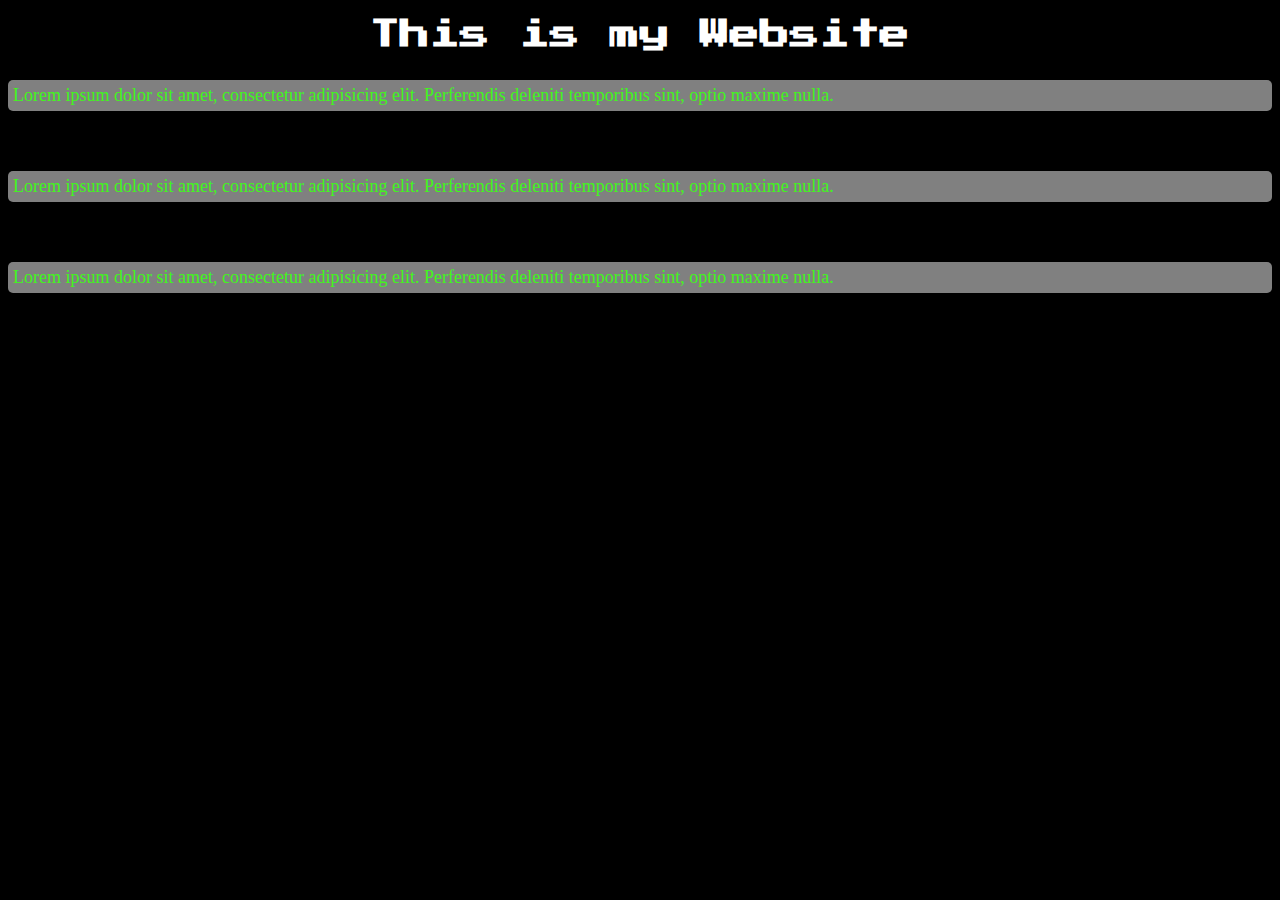
<file: 1_Recall/index.html>
<!DOCTYPE html>
<html lang="en">
  <head>
    <meta charset="UTF-8" />
    <meta name="viewport" content="width=device-width, initial-scale=1.0" />

    <!-- External -->
    <link rel="preconnect" href="https://fonts.googleapis.com" />
    <link rel="preconnect" href="https://fonts.gstatic.com" crossorigin />
    <link
      href="https://fonts.googleapis.com/css2?family=Press+Start+2P&display=swap"
      rel="stylesheet"
    />
    <link rel="stylesheet" href="style.css" />
    <title>Re-learn CSS</title>

    <!-- Internal -->
    <style>
      body {
        font-family: "press Start 2p", serif, sans-serif;
      }
    </style>
  </head>

  <!-- Inline -->
  <body style="background-color: #000">
    <h1>This is my Website</h1>

    <p style="background-color: gray">
      Lorem ipsum dolor sit amet, consectetur adipisicing elit. Perferendis
      deleniti temporibus sint, optio maxime nulla.
    </p>
    <p style="background-color: gray">
      Lorem ipsum dolor sit amet, consectetur adipisicing elit. Perferendis
      deleniti temporibus sint, optio maxime nulla.
    </p>
    <p style="background-color: gray">
      Lorem ipsum dolor sit amet, consectetur adipisicing elit. Perferendis
      deleniti temporibus sint, optio maxime nulla.
    </p>
  </body>
</html>
</file>
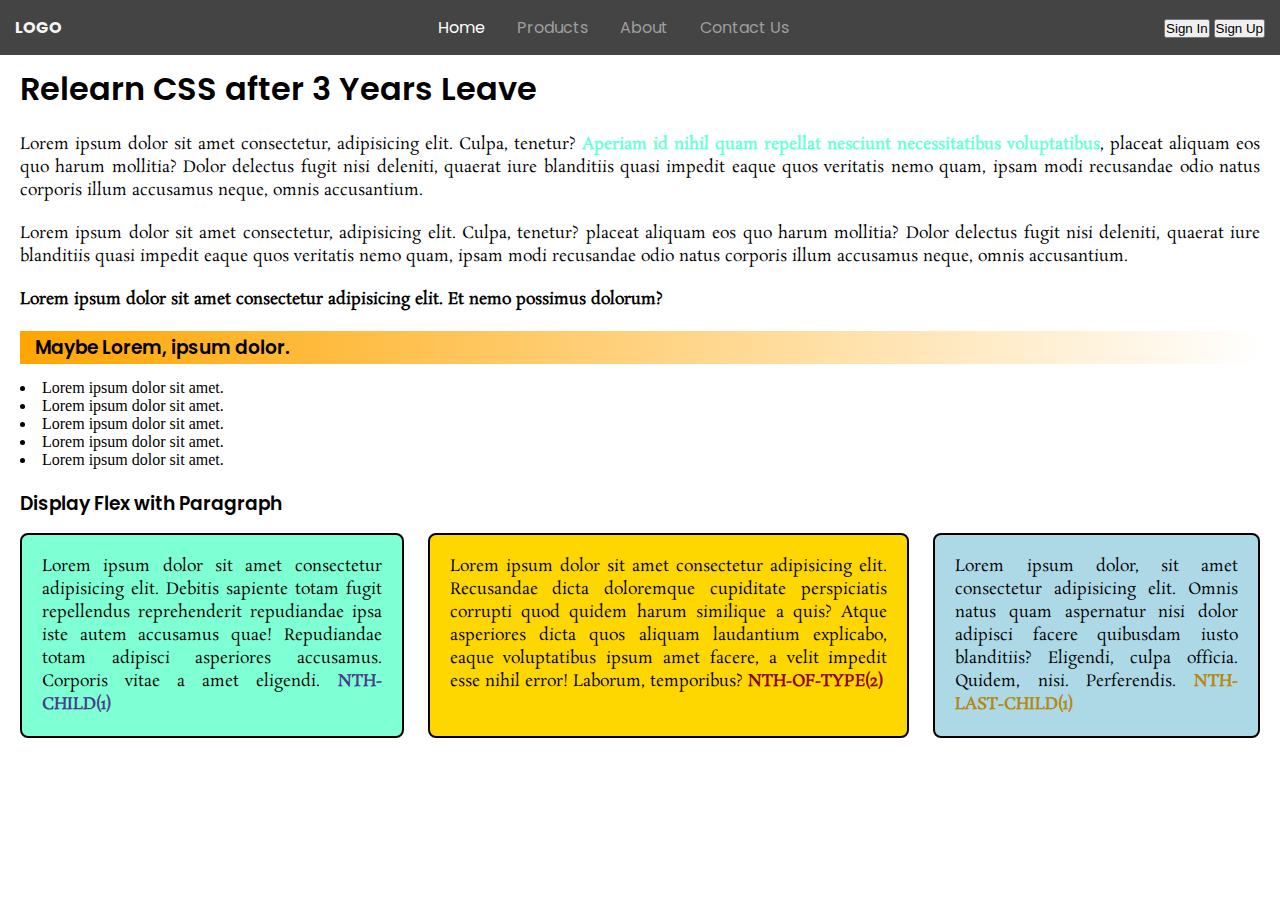
<file: 2_Freestyling/index.html>
<!DOCTYPE html>
<html lang="en">
  <head>
    <meta charset="UTF-8" />
    <meta name="viewport" content="width=device-width, initial-scale=1.0" />

    <!-- Google Font -->
    <link rel="preconnect" href="https://fonts.googleapis.com" />
    <link rel="preconnect" href="https://fonts.gstatic.com" crossorigin />
    <link
      href="https://fonts.googleapis.com/css2?family=Poppins:ital,wght@0,100;0,200;0,300;0,400;0,500;0,600;0,700;0,800;0,900;1,100;1,200;1,300;1,400;1,500;1,600;1,700;1,800;1,900&family=Rosarivo:ital@0;1&display=swap"
      rel="stylesheet"
    />

    <link rel="stylesheet" href="style.css" />
    <title>Re-learn Freestyling CSS</title>
  </head>
  <body>
    <nav class="wrapper">
      <div class="left-section">
        <span><strong>LOGO</strong></span>
      </div>
      <div class="mid-section">
        <ul>
          <li><a href="#" class="active">Home</a></li>
          <li><a href="#">Products</a></li>
          <li><a href="#">About</a></li>
          <li><a href="#">Contact Us</a></li>
        </ul>
      </div>
      <div class="right-section">
        <button class="btn">Sign In</button>
        <button class="btn">Sign Up</button>
      </div>
    </nav>

    <div class="region">
      <div class="wrapper">
        <h1 class="title">Relearn CSS after 3 Years Leave</h1>
        <div class="flow-1">
          <p>
            Lorem ipsum dolor sit amet consectetur, adipisicing elit. Culpa,
            tenetur?
            <strong class="hvr-me"
              >Aperiam id nihil quam repellat nesciunt necessitatibus
              voluptatibus</strong
            >, placeat aliquam eos quo harum mollitia? Dolor delectus fugit nisi
            deleniti, quaerat iure blanditiis quasi impedit eaque quos veritatis
            nemo quam, ipsam modi recusandae odio natus corporis illum accusamus
            neque, omnis accusantium.
          </p>
          <p>
            Lorem ipsum dolor sit amet consectetur, adipisicing elit. Culpa,
            tenetur? placeat aliquam eos quo harum mollitia? Dolor delectus
            fugit nisi deleniti, quaerat iure blanditiis quasi impedit eaque
            quos veritatis nemo quam, ipsam modi recusandae odio natus corporis
            illum accusamus neque, omnis accusantium.
          </p>

          <p>
            <strong
              >Lorem ipsum dolor sit amet consectetur adipisicing elit. Et nemo
              possimus dolorum?</strong
            >
          </p>
        </div>
        <div class="flow-2">
          <h3 class="call-to-action">Maybe Lorem, ipsum dolor.</h3>
          <ul class="action-list">
            <li>Lorem ipsum dolor sit amet.</li>
            <li>Lorem ipsum dolor sit amet.</li>
            <li>Lorem ipsum dolor sit amet.</li>
            <li>Lorem ipsum dolor sit amet.</li>
            <li>Lorem ipsum dolor sit amet.</li>
          </ul>
        </div>
        <div class="flow-3">
          <h3 class="flow-heading">Display Flex with Paragraph</h3>
          <div class="flex">
            <div class="flex-item">
              Lorem ipsum dolor sit amet consectetur adipisicing elit. Debitis
              sapiente totam fugit repellendus reprehenderit repudiandae ipsa
              iste autem accusamus quae! Repudiandae totam adipisci asperiores
              accusamus. Corporis vitae a amet eligendi.
            </div>
            <div class="flex-item">
              Lorem ipsum dolor sit amet consectetur adipisicing elit.
              Recusandae dicta doloremque cupiditate perspiciatis corrupti quod
              quidem harum similique a quis? Atque asperiores dicta quos aliquam
              laudantium explicabo, eaque voluptatibus ipsum amet facere, a
              velit impedit esse nihil error! Laborum, temporibus?
            </div>
            <div class="flex-item">
              Lorem ipsum dolor, sit amet consectetur adipisicing elit. Omnis
              natus quam aspernatur nisi dolor adipisci facere quibusdam iusto
              blanditiis? Eligendi, culpa officia. Quidem, nisi. Perferendis.
            </div>
          </div>
        </div>
      </div>
    </div>
  </body>
</html>
</file>
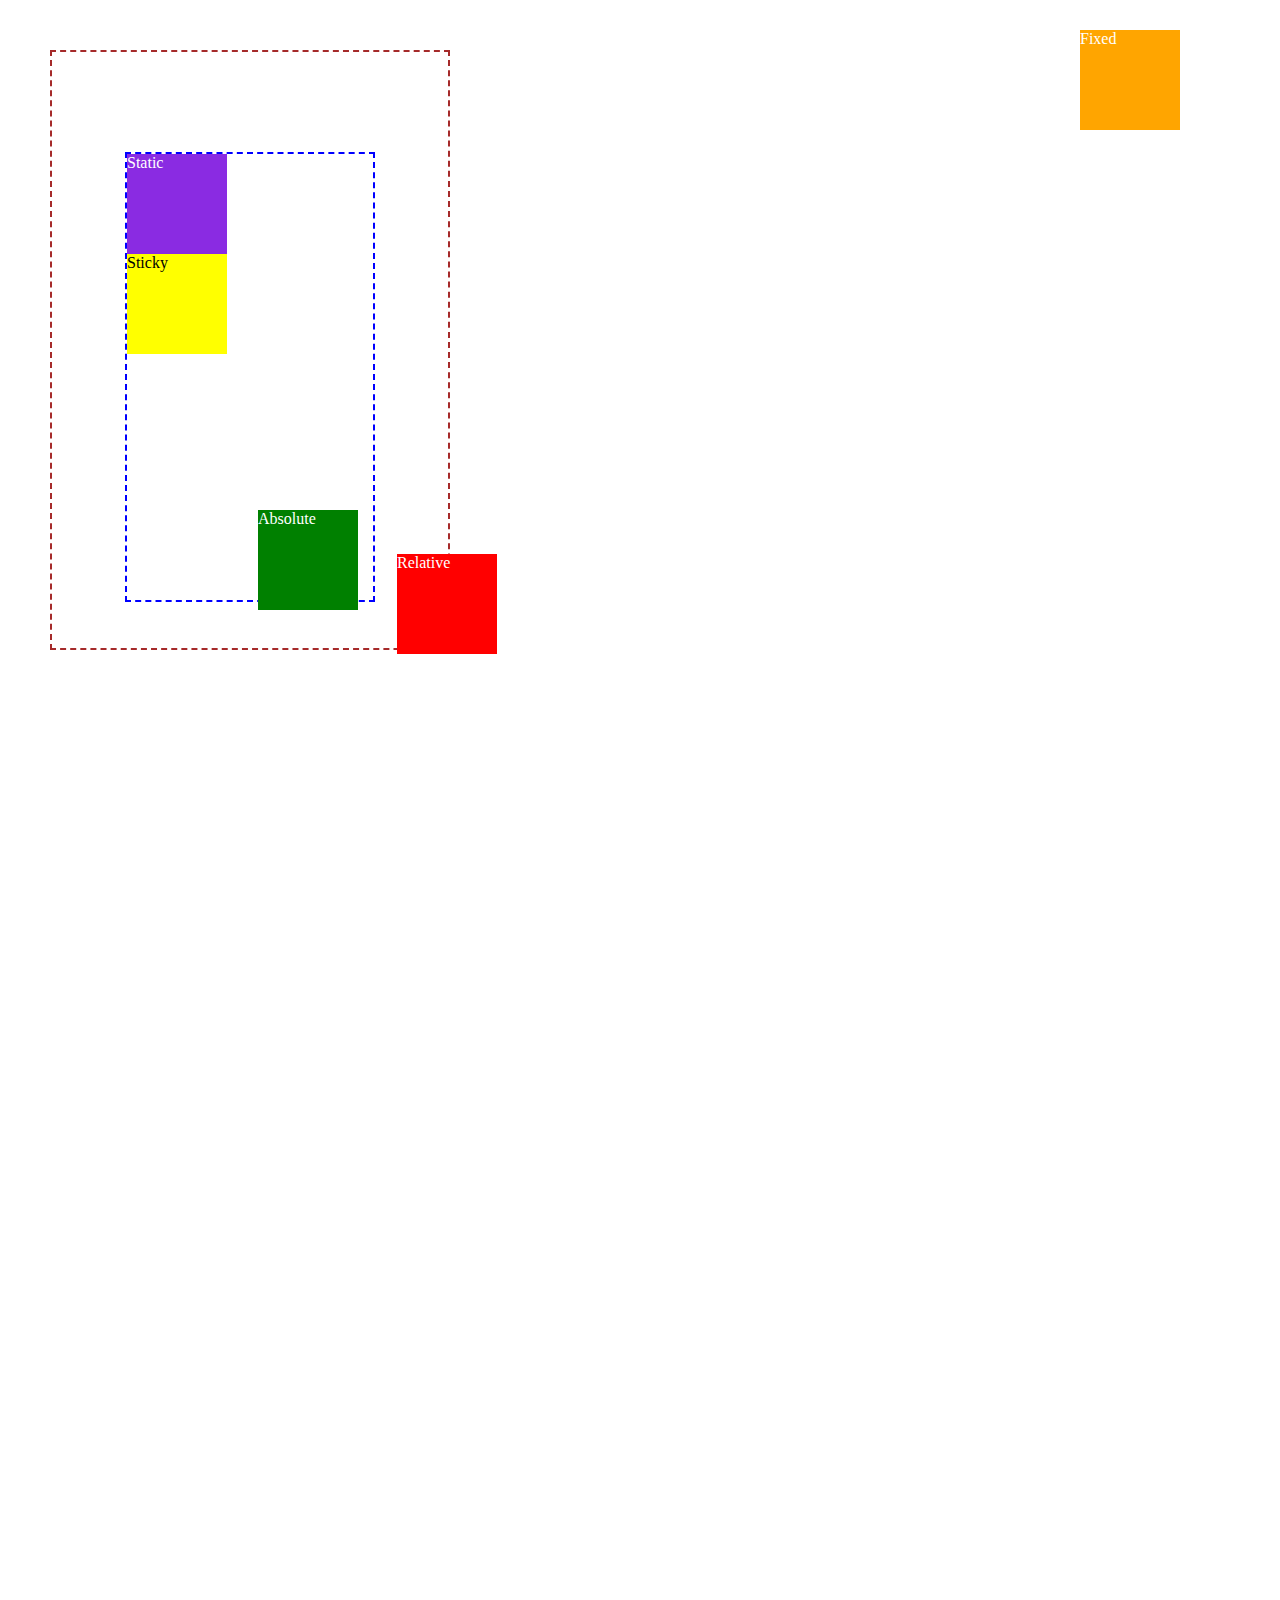
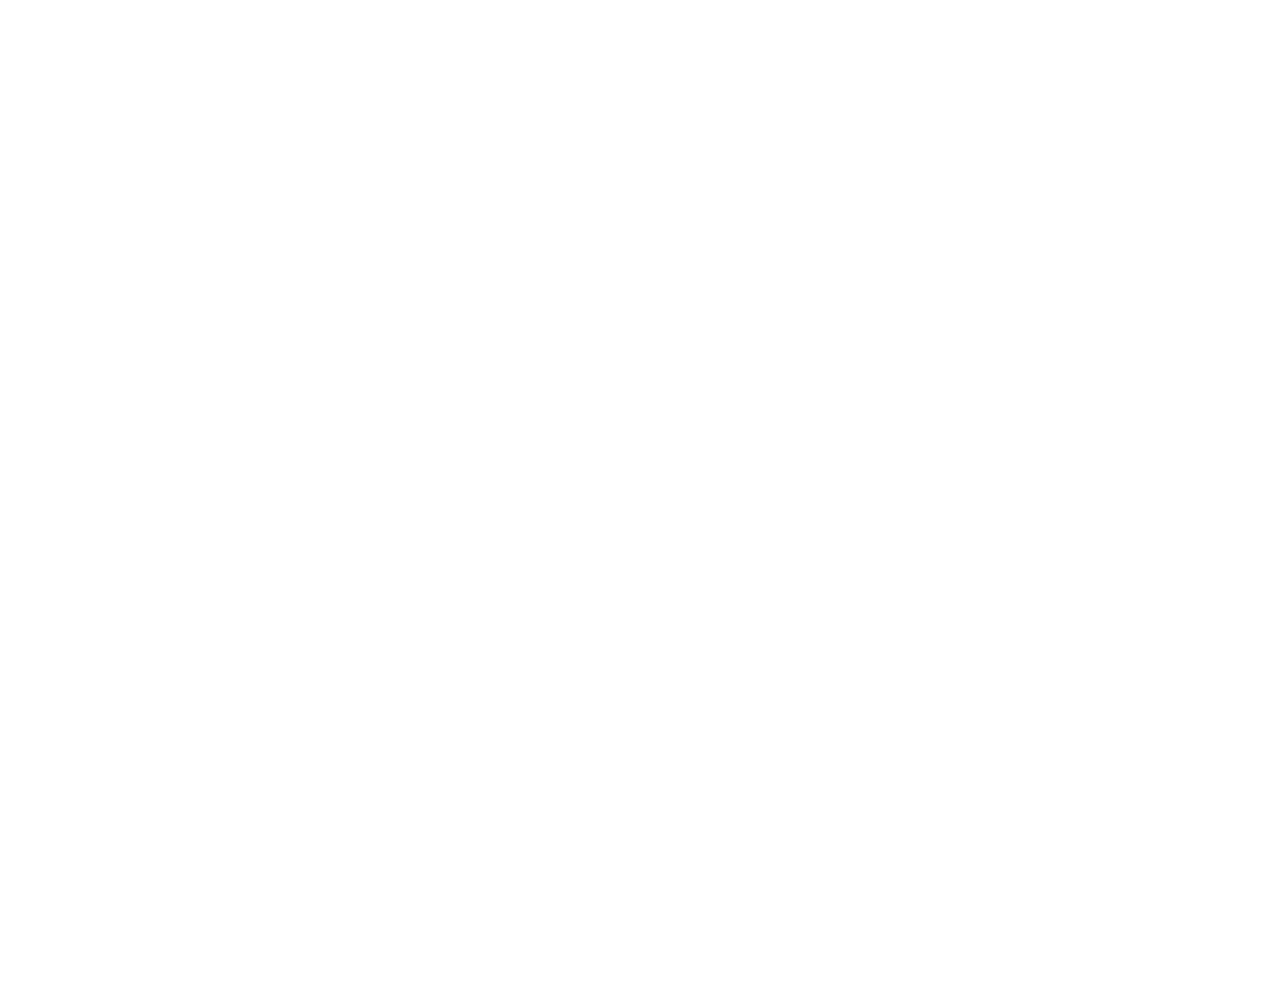
<file: 3_Position/index.html>
<!DOCTYPE html>
<html lang="en">
  <head>
    <meta charset="UTF-8" />
    <meta name="viewport" content="width=device-width, initial-scale=1.0" />
    <link rel="stylesheet" href="style.css" />
    <title>Document</title>
  </head>
  <body>
    <section>
      <div class="container-1">
        <div class="container-2">
          <div class="box static">Static</div>
          <div class="box sticky">Sticky</div>
          <div class="box absolute">Absolute</div>
          <div class="box relative">Relative</div>
          <div class="box fixed">Fixed</div>
        </div>
        <div class="scroll"></div>
      </div>
    </section>
  </body>
</html>
</file>
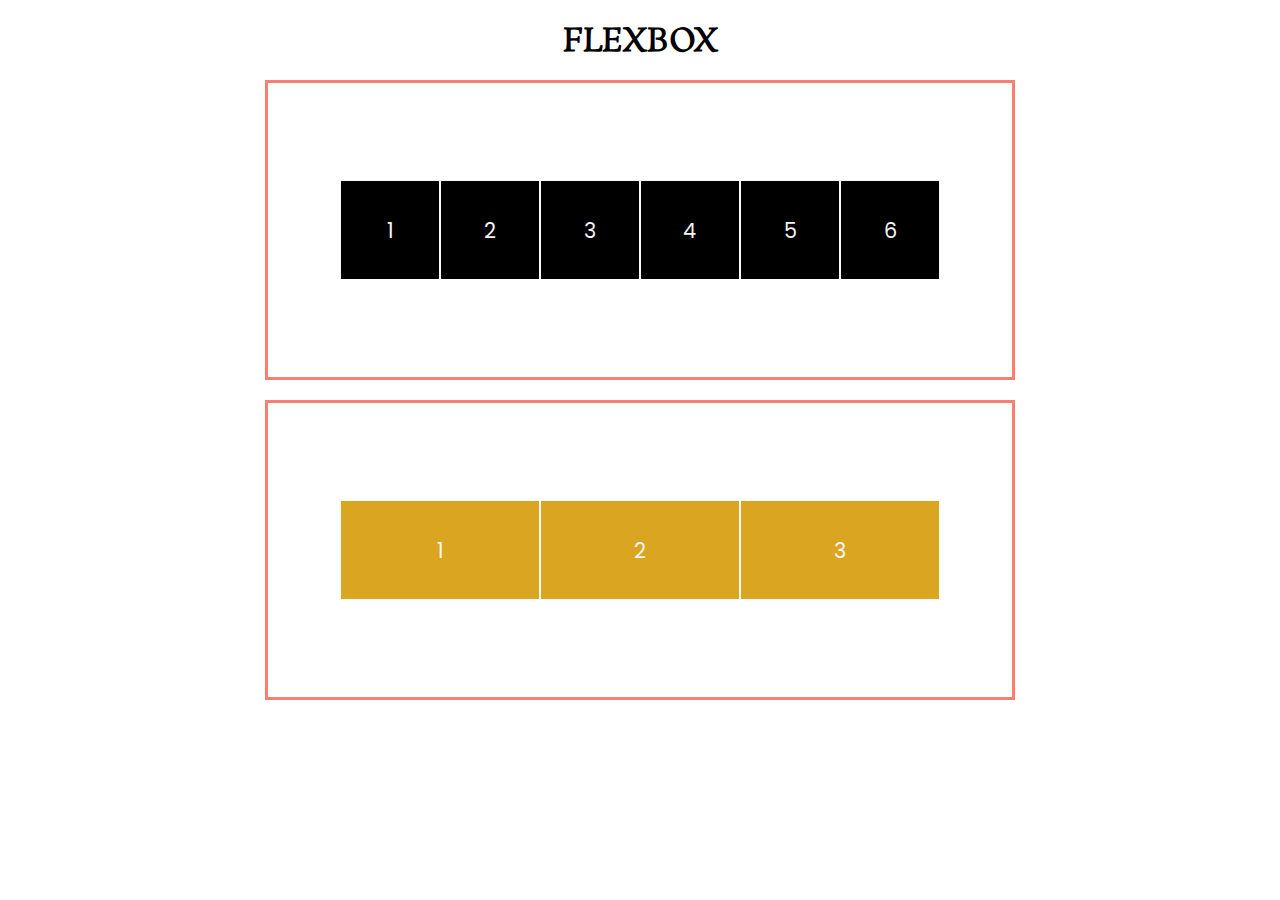
<file: 4_Flexbox/index.html>
<!DOCTYPE html>
<html lang="en">
  <head>
    <meta charset="UTF-8" />
    <meta name="viewport" content="width=device-width, initial-scale=1.0" />
    <link rel="stylesheet" href="style.css" />
    <title>Document</title>
  </head>
  <body>
    <h1>FLEXBOX</h1>
    <div class="container">
      <div class="box">1</div>
      <div class="box">2</div>
      <div class="box">3</div>
      <div class="box">4</div>
      <div class="box">5</div>
      <div class="box">6</div>
    </div>
    <div class="container second">
      <div class="box two">1</div>
      <div class="box two">2</div>
      <div class="box two">3</div>
    </div>
  </body>
</html>
</file>
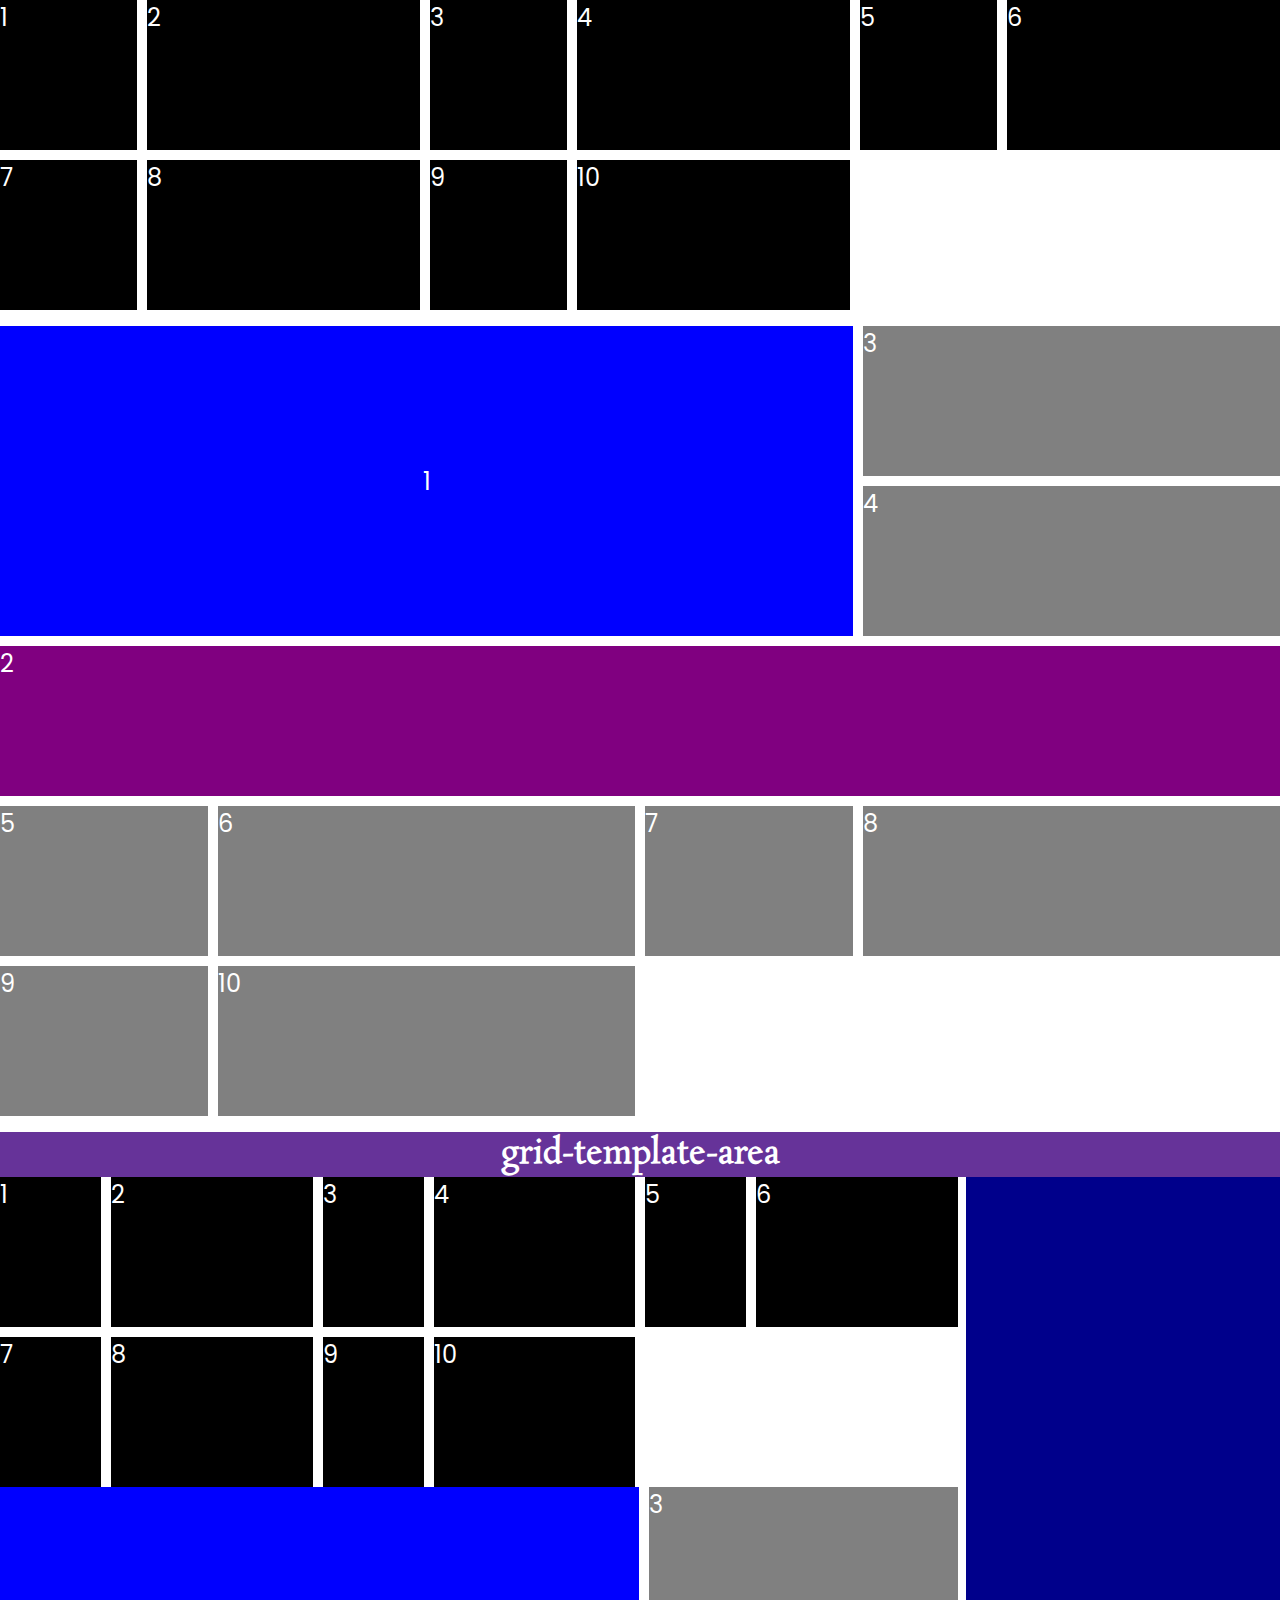
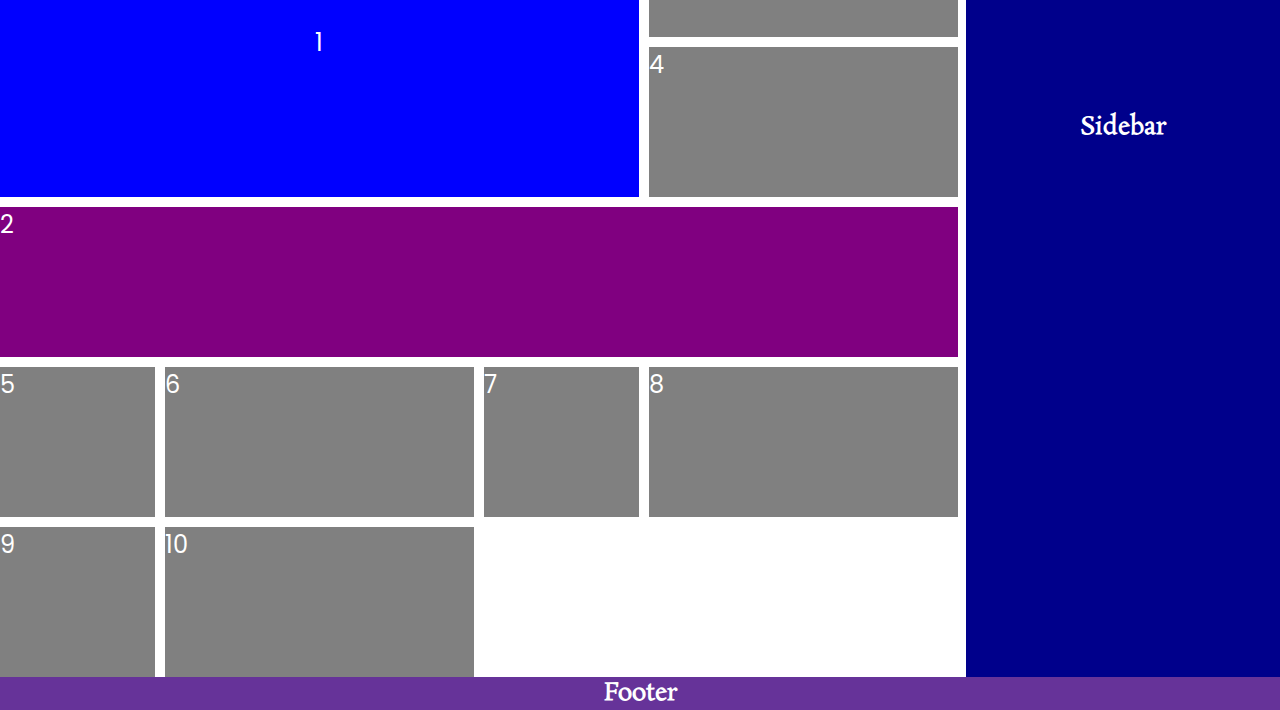
<file: 5_Grid/index.html>
<!DOCTYPE html>
<html lang="en">
  <head>
    <meta charset="UTF-8" />
    <meta name="viewport" content="width=device-width, initial-scale=1.0" />
    <link rel="stylesheet" href="style.css" />
    <title>Document</title>
  </head>
  <body>
    <div class="learn">
      <div class="container">
        <div class="box">1</div>
        <div class="box">2</div>
        <div class="box">3</div>
        <div class="box">4</div>
        <div class="box">5</div>
        <div class="box">6</div>
        <div class="box">7</div>
        <div class="box">8</div>
        <div class="box">9</div>
        <div class="box">10</div>
      </div>
      <div class="margin"></div>
      <div class="container_second">
        <div class="box_second">1</div>
        <div class="box_second">2</div>
        <div class="box_second">3</div>
        <div class="box_second">4</div>
        <div class="box_second">5</div>
        <div class="box_second">6</div>
        <div class="box_second">7</div>
        <div class="box_second">8</div>
        <div class="box_second">9</div>
        <div class="box_second">10</div>
      </div>
    </div>

    <div class="wrapper">
      <header class="header el">
        <h1>grid-template-area</h1>
      </header>

      <div class="container">
        <div class="box">1</div>
        <div class="box">2</div>
        <div class="box">3</div>
        <div class="box">4</div>
        <div class="box">5</div>
        <div class="box">6</div>
        <div class="box">7</div>
        <div class="box">8</div>
        <div class="box">9</div>
        <div class="box">10</div>
      </div>
      <div class="container_second">
        <div class="box_second">1</div>
        <div class="box_second">2</div>
        <div class="box_second">3</div>
        <div class="box_second">4</div>
        <div class="box_second">5</div>
        <div class="box_second">6</div>
        <div class="box_second">7</div>
        <div class="box_second">8</div>
        <div class="box_second">9</div>
        <div class="box_second">10</div>
      </div>

      <aside class="sidebar el"><h2>Sidebar</h2></aside>
      <footer class="footer el"><h2>Footer</h2></footer>
    </div>
  </body>
</html>
</file>
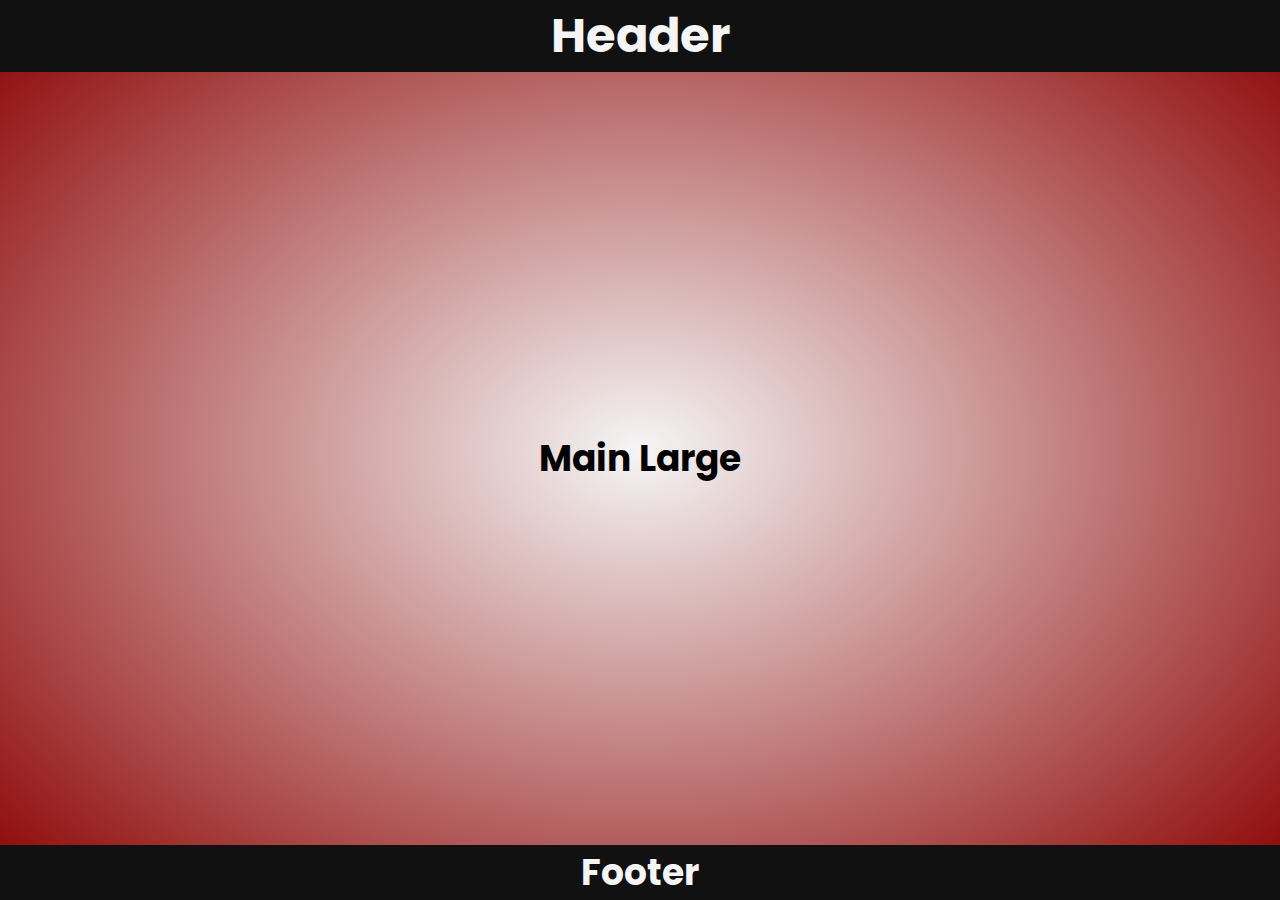
<file: 7_MediaQueries/index.html>
<!DOCTYPE html>
<html lang="en">
  <head>
    <meta charset="UTF-8" />
    <meta http-equiv="X-UA-Compatible" content="IE=edge" />
    <meta name="viewport" content="width=device-width, initial-scale=1.0" />
    <title>Document</title>
    <link rel="stylesheet" href="style.css" />
  </head>
  <body>
    <header>
      <h1>Header</h1>
      <nav><h2>Nav</h2></nav>
    </header>

    <main>
      <h2>Main</h2>
    </main>

    <footer>
      <h2>Footer</h2>
    </footer>
  </body>
</html>
</file>
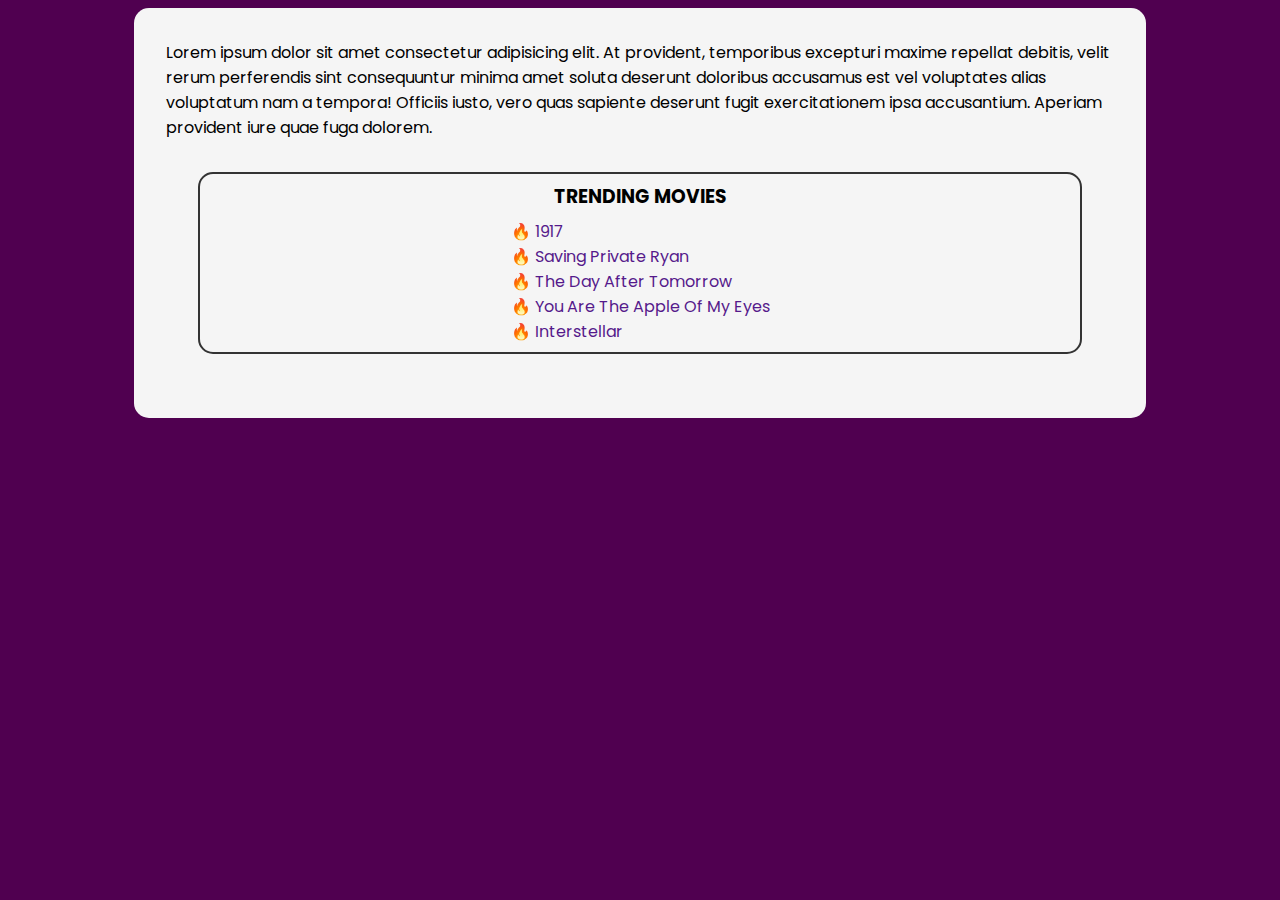
<file: 8_Variables/index.html>
<!DOCTYPE html>
<html lang="en">
  <head>
    <meta charset="UTF-8" />
    <meta name="viewport" content="width=device-width, initial-scale=1.0" />
    <title>Document</title>
    <link rel="stylesheet" href="style.css" />
  </head>
  <body>
    <div class="container">
      <div class="wrapper">
        <div class="text">
          Lorem ipsum dolor sit amet consectetur adipisicing elit. At provident,
          temporibus excepturi maxime repellat debitis, velit rerum perferendis
          sint consequuntur minima amet soluta deserunt doloribus accusamus est
          vel voluptates alias voluptatum nam a tempora! Officiis iusto, vero
          quas sapiente deserunt fugit exercitationem ipsa accusantium. Aperiam
          provident iure quae fuga dolorem.
        </div>
        <div class="box">
          <h3 class="title">TRENDING MOVIES</h3>
          <div class="link-list">
            <a href="" class="link-item">1917</a>
            <a href="" class="link-item">Saving Private Ryan</a>
            <a href="" class="link-item">The Day After Tomorrow</a>
            <a href="" class="link-item">You Are The Apple Of My Eyes</a>
            <a href="" class="link-item">Interstellar</a>
          </div>
        </div>
      </div>
    </div>
  </body>
</html>
</file>
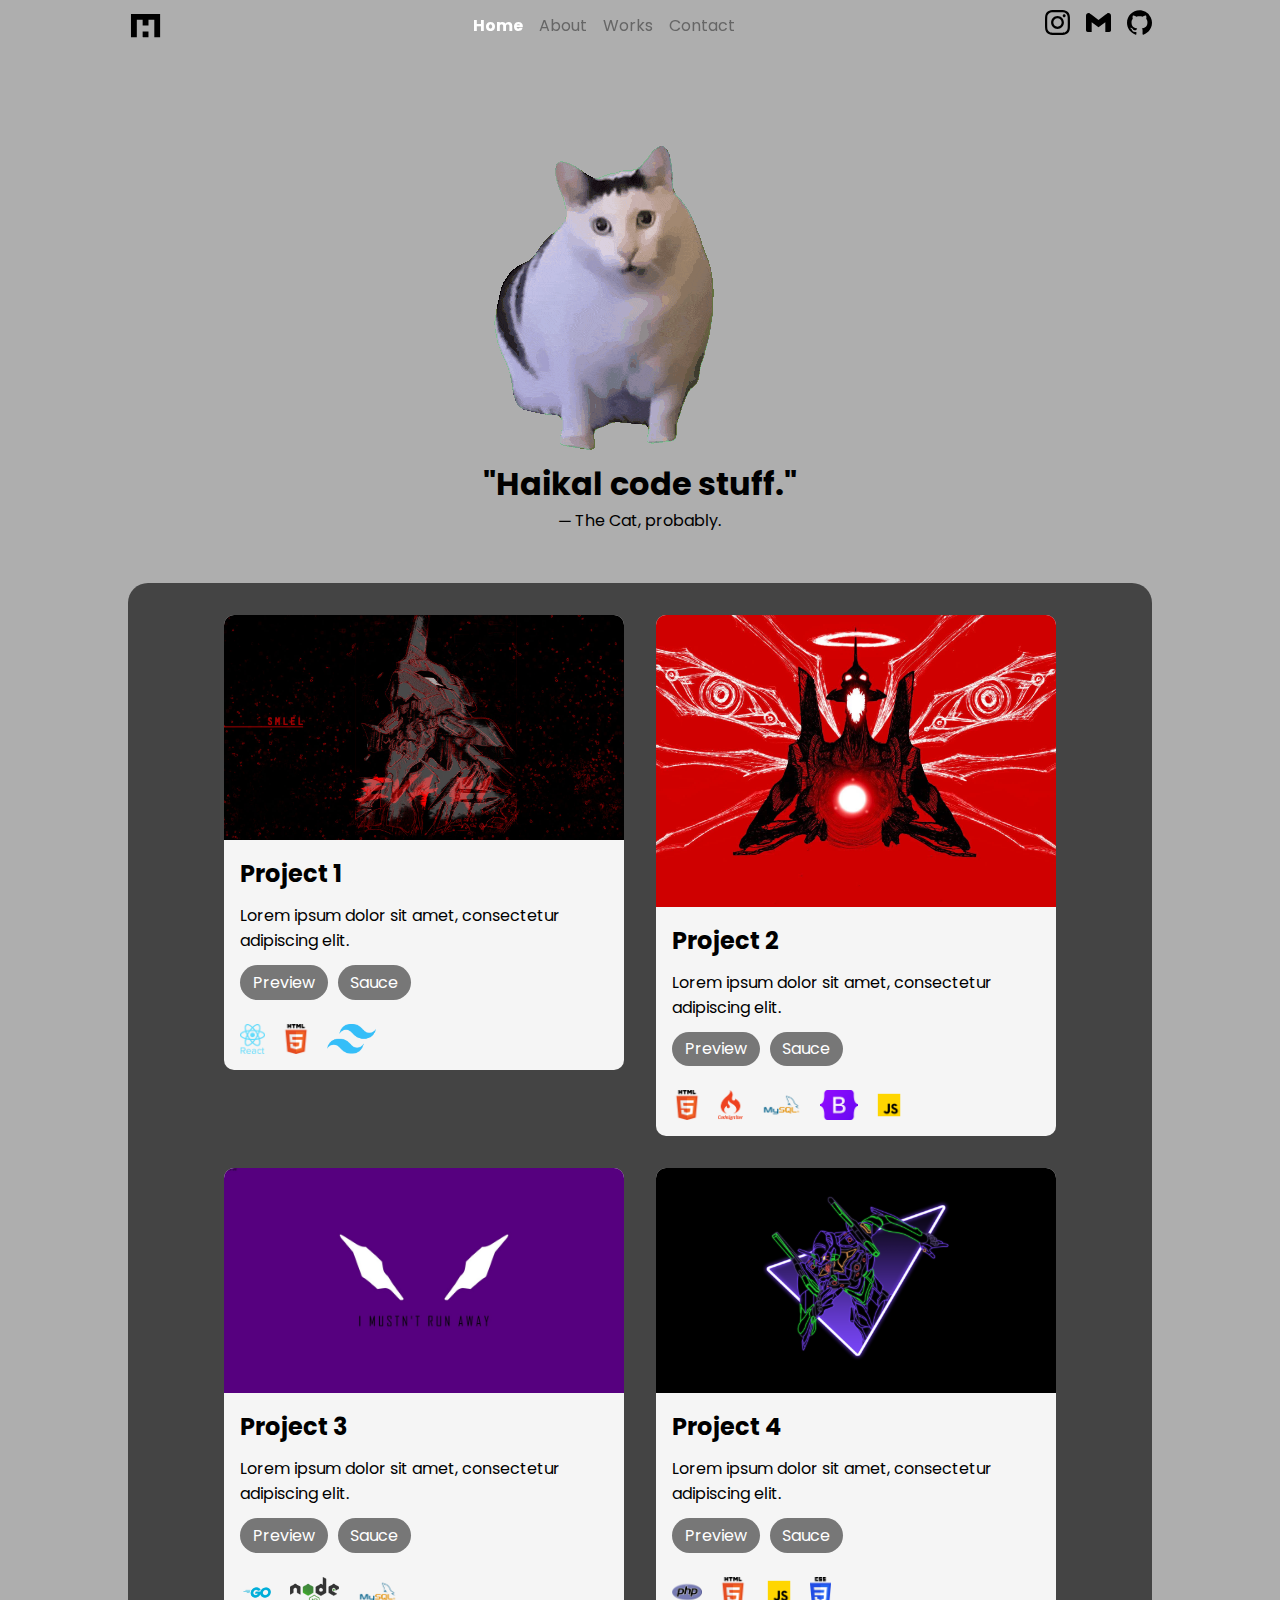
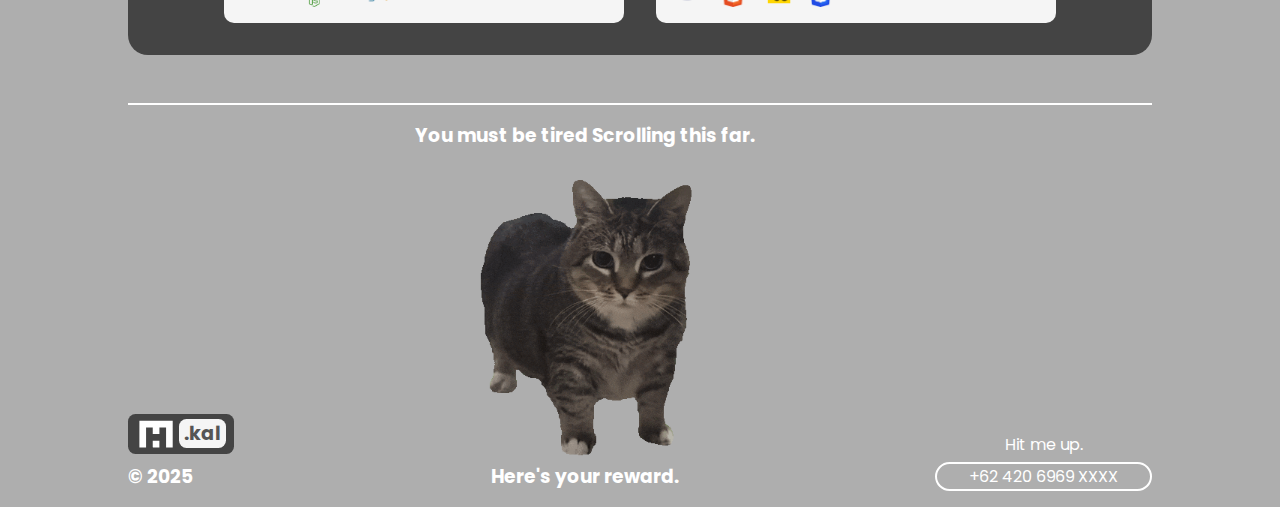
<file: Test/index.html>
<!DOCTYPE html>
<html lang="en">
  <head>
    <meta charset="UTF-8" />
    <meta name="viewport" content="width=device-width, initial-scale=1.0" />
    <title>Project Showcase</title>
    <link rel="stylesheet" href="style.css" />
  </head>
  <body id="home">
    <!-- nav -->
    <nav class="container">
      <div class="wrapper">
        <!-- Logo -->
        <div class="logo logo-mobile">
          <!-- logo mobile -->
          <a href="#home" class="logo-link">
            <svg
              role="img"
              class="fill-current"
              width="60"
              xmlns="http://www.w3.org/2000/svg"
              viewBox="0 0 600 600"
            >
              <path
                class="logo-svg"
                fill="#000000"
                opacity="1.000000"
                stroke="none"
                d="
M51.000000,480.999695 
	C51.000000,354.205048 51.000000,227.910263 51.000000,101.493073 
	C217.546310,101.493073 383.915375,101.493073 550.501587,101.493073 
	C550.501587,234.204208 550.501587,367.356018 550.501587,500.754059 
	C517.631470,500.754059 484.563690,500.754059 451.112427,500.754059 
	C451.112427,401.309509 451.112427,301.915955 451.112427,202.261566 
	C417.663055,202.261566 384.595154,202.261566 351.131439,202.261566 
	C351.131439,234.999252 351.131439,267.735748 351.131439,300.735077 
	C317.669830,300.735077 284.601868,300.735077 251.138123,300.735077 
	C251.138123,268.007477 251.138123,235.270966 251.138123,202.268250 
	C217.676559,202.268250 184.608612,202.268250 151.157104,202.268250 
	C151.157104,301.645721 151.157104,401.039246 151.157104,500.716095 
	C117.708168,500.716095 84.640076,500.716095 51.000000,500.716095 
	C51.000000,494.359436 51.000000,487.929504 51.000000,480.999695 
z"
              />
              <path
                class="logo-svg"
                fill="#000000"
                opacity="1.000000"
                stroke="none"
                d="
M251.002075,498.802612 
	C251.000275,466.027069 251.000275,433.734924 251.000275,401.222046 
	C284.419922,401.222046 317.490784,401.222046 350.780975,401.222046 
	C350.780975,434.425964 350.780975,467.496796 350.780975,501.000000 
	C349.028931,501.000000 347.411438,501.000000 345.793915,501.000000 
	C315.795135,501.000000 285.796265,501.026306 255.797806,500.926971 
	C254.198044,500.921692 252.601791,499.857330 251.002075,498.802612 
z"
              />
            </svg>
          </a>
        </div>

        <div class="logo logo-desktop">
          <!-- logo desktop -->
          <a href="#home" class="logo-link logo-desktop">
            <!-- logo mobile -->
            <svg
              role="img"
              class="fill-current"
              width="35"
              xmlns="http://www.w3.org/2000/svg"
              viewBox="0 0 600 600"
            >
              <path
                class="logo-svg"
                fill="#000000"
                opacity="1.000000"
                stroke="none"
                d="
M51.000000,480.999695 
C51.000000,354.205048 51.000000,227.910263 51.000000,101.493073 
C217.546310,101.493073 383.915375,101.493073 550.501587,101.493073 
C550.501587,234.204208 550.501587,367.356018 550.501587,500.754059 
C517.631470,500.754059 484.563690,500.754059 451.112427,500.754059 
C451.112427,401.309509 451.112427,301.915955 451.112427,202.261566 
C417.663055,202.261566 384.595154,202.261566 351.131439,202.261566 
C351.131439,234.999252 351.131439,267.735748 351.131439,300.735077 
C317.669830,300.735077 284.601868,300.735077 251.138123,300.735077 
C251.138123,268.007477 251.138123,235.270966 251.138123,202.268250 
C217.676559,202.268250 184.608612,202.268250 151.157104,202.268250 
C151.157104,301.645721 151.157104,401.039246 151.157104,500.716095 
C117.708168,500.716095 84.640076,500.716095 51.000000,500.716095 
C51.000000,494.359436 51.000000,487.929504 51.000000,480.999695 
z"
              />
              <path
                class="logo-svg"
                fill="#000000"
                opacity="1.000000"
                stroke="none"
                d="
M251.002075,498.802612 
C251.000275,466.027069 251.000275,433.734924 251.000275,401.222046 
C284.419922,401.222046 317.490784,401.222046 350.780975,401.222046 
C350.780975,434.425964 350.780975,467.496796 350.780975,501.000000 
C349.028931,501.000000 347.411438,501.000000 345.793915,501.000000 
C315.795135,501.000000 285.796265,501.026306 255.797806,500.926971 
C254.198044,500.921692 252.601791,499.857330 251.002075,498.802612 
z"
              />
            </svg>
          </a>
        </div>

        <!-- Menu -->
        <div class="header-menu">
          <a href="#project-1" class="header-item active">Home</a>
          <a href="#project-2" class="header-item">About</a>
          <a href="#project-3" class="header-item">Works</a>
          <a href="#project-4" class="header-item">Contact</a>
        </div>

        <!-- Icon -->
        <div class="icon-svg">
          <a
            href="https://www.instagram.com/mhaikalkal/"
            target="_blank"
            class="icon-link"
            ><svg
              role="img"
              width="25"
              class="fill-current"
              viewBox="0 0 24 24"
              xmlns="http://www.w3.org/2000/svg"
            >
              <title>Instagram</title>
              <path
                d="M12 0C8.74 0 8.333.015 7.053.072 5.775.132 4.905.333 4.14.63c-.789.306-1.459.717-2.126 1.384S.935 3.35.63 4.14C.333 4.905.131 5.775.072 7.053.012 8.333 0 8.74 0 12s.015 3.667.072 4.947c.06 1.277.261 2.148.558 2.913.306.788.717 1.459 1.384 2.126.667.666 1.336 1.079 2.126 1.384.766.296 1.636.499 2.913.558C8.333 23.988 8.74 24 12 24s3.667-.015 4.947-.072c1.277-.06 2.148-.262 2.913-.558.788-.306 1.459-.718 2.126-1.384.666-.667 1.079-1.335 1.384-2.126.296-.765.499-1.636.558-2.913.06-1.28.072-1.687.072-4.947s-.015-3.667-.072-4.947c-.06-1.277-.262-2.149-.558-2.913-.306-.789-.718-1.459-1.384-2.126C21.319 1.347 20.651.935 19.86.63c-.765-.297-1.636-.499-2.913-.558C15.667.012 15.26 0 12 0zm0 2.16c3.203 0 3.585.016 4.85.071 1.17.055 1.805.249 2.227.415.562.217.96.477 1.382.896.419.42.679.819.896 1.381.164.422.36 1.057.413 2.227.057 1.266.07 1.646.07 4.85s-.015 3.585-.074 4.85c-.061 1.17-.256 1.805-.421 2.227-.224.562-.479.96-.899 1.382-.419.419-.824.679-1.38.896-.42.164-1.065.36-2.235.413-1.274.057-1.649.07-4.859.07-3.211 0-3.586-.015-4.859-.074-1.171-.061-1.816-.256-2.236-.421-.569-.224-.96-.479-1.379-.899-.421-.419-.69-.824-.9-1.38-.165-.42-.359-1.065-.42-2.235-.045-1.26-.061-1.649-.061-4.844 0-3.196.016-3.586.061-4.861.061-1.17.255-1.814.42-2.234.21-.57.479-.96.9-1.381.419-.419.81-.689 1.379-.898.42-.166 1.051-.361 2.221-.421 1.275-.045 1.65-.06 4.859-.06l.045.03zm0 3.678c-3.405 0-6.162 2.76-6.162 6.162 0 3.405 2.76 6.162 6.162 6.162 3.405 0 6.162-2.76 6.162-6.162 0-3.405-2.76-6.162-6.162-6.162zM12 16c-2.21 0-4-1.79-4-4s1.79-4 4-4 4 1.79 4 4-1.79 4-4 4zm7.846-10.405c0 .795-.646 1.44-1.44 1.44-.795 0-1.44-.646-1.44-1.44 0-.794.646-1.439 1.44-1.439.793-.001 1.44.645 1.44 1.439z"
              ></path></svg
          ></a>

          <a
            href="mailto:muhammadhaikal.420z@gmail.com"
            target="_blank"
            class="icon-link"
          >
            <svg
              role="img"
              width="25"
              class="fill-current"
              viewBox="0 0 24 24"
              xmlns="http://www.w3.org/2000/svg"
            >
              <title>Gmail</title>
              <path
                d="M24 5.457v13.909c0 .904-.732 1.636-1.636 1.636h-3.819V11.73L12 16.64l-6.545-4.91v9.273H1.636A1.636 1.636 0 0 1 0 19.366V5.457c0-2.023 2.309-3.178 3.927-1.964L5.455 4.64 12 9.548l6.545-4.91 1.528-1.145C21.69 2.28 24 3.434 24 5.457z"
              ></path>
            </svg>
          </a>

          <a
            href="https://github.com/mhaikalkal/"
            target="_blank"
            class="icon-link"
          >
            <svg
              role="img"
              width="25"
              class="fill-current"
              viewBox="0 0 24 24"
              xmlns="http://www.w3.org/2000/svg"
            >
              <title>GitHub</title>
              <path
                d="M12 .297c-6.63 0-12 5.373-12 12 0 5.303 3.438 9.8 8.205 11.385.6.113.82-.258.82-.577 0-.285-.01-1.04-.015-2.04-3.338.724-4.042-1.61-4.042-1.61C4.422 18.07 3.633 17.7 3.633 17.7c-1.087-.744.084-.729.084-.729 1.205.084 1.838 1.236 1.838 1.236 1.07 1.835 2.809 1.305 3.495.998.108-.776.417-1.305.76-1.605-2.665-.3-5.466-1.332-5.466-5.93 0-1.31.465-2.38 1.235-3.22-.135-.303-.54-1.523.105-3.176 0 0 1.005-.322 3.3 1.23.96-.267 1.98-.399 3-.405 1.02.006 2.04.138 3 .405 2.28-1.552 3.285-1.23 3.285-1.23.645 1.653.24 2.873.12 3.176.765.84 1.23 1.91 1.23 3.22 0 4.61-2.805 5.625-5.475 5.92.42.36.81 1.096.81 2.22 0 1.606-.015 2.896-.015 3.286 0 .315.21.69.825.57C20.565 22.092 24 17.592 24 12.297c0-6.627-5.373-12-12-12"
              ></path>
            </svg>
          </a>
        </div>
      </div>
    </nav>

    <!-- Main -->
    <main class="container">
      <div class="main-text">
        <div class="main-img">
          <img src="/Test/img/huh.gif" alt="" width="300" />
        </div>
        <h1 class="main-title">"Haikal code stuff."</h1>
        <span class="mumble"> ─ The Cat, probably.</span>
      </div>

      <div class="showcase">
        <!-- Project 1 -->
        <div class="project-card" id="project-1">
          <div class="project-img">
            <img
              src="/Test/img/eva1.jpg"
              alt="Project 1"
              width="450"
              class="card-img"
            />
          </div>

          <div class="project-detail">
            <h2 class="project-name">Project 1</h2>
            <p class="project-desc">
              Lorem ipsum dolor sit amet, consectetur adipiscing elit.
            </p>
            <div class="sauce">
              <span class="sauce-item">Preview</span>
              <span class="sauce-item">Sauce</span>
            </div>
            <div class="stack">
              <span class="stack-item">
                <img src="/Test/logo/reactjs.png" alt="" height="100" />
              </span>
              <span class="stack-item">
                <img src="/Test/logo/html5.png" alt="" height="100" />
              </span>
              <span class="stack-item">
                <img src="/Test/logo/tailwindcss.png" alt="" height="100" />
              </span>
            </div>
          </div>
        </div>
        <!-- End Project 1 -->

        <!-- Project 2 -->
        <div class="project-card" id="project-2">
          <div class="project-img">
            <img
              src="/Test/img/eva2.png"
              alt="Project 1"
              width="450"
              class="card-img"
            />
          </div>
          <div class="project-detail">
            <h2 class="project-name">Project 2</h2>
            <p class="project-desc">
              Lorem ipsum dolor sit amet, consectetur adipiscing elit.
            </p>
            <div class="sauce">
              <span class="sauce-item">Preview</span>
              <span class="sauce-item">Sauce</span>
            </div>
            <div class="stack">
              <span class="stack-item">
                <img src="/Test/logo/html5.png" alt="" height="100" />
              </span>
              <span class="stack-item">
                <img src="/Test/logo/codeigniter.png" alt="" height="100" />
              </span>
              <span class="stack-item">
                <img src="/Test/logo/mysql.png" alt="" height="100" />
              </span>
              <span class="stack-item">
                <img src="/Test/logo/bootstrap.png" alt="" height="100" />
              </span>
              <span class="stack-item">
                <img src="/Test/logo/javascript.png" alt="" height="100" />
              </span>
            </div>
          </div>
        </div>
        <!-- End Project 2 -->

        <!-- Project 3 -->
        <div class="project-card" id="project-3">
          <div class="project-img">
            <img
              src="/Test/img/eva3.jpg"
              alt="Project 1"
              width="450"
              class="card-img"
            />
          </div>
          <div class="project-detail">
            <h2 class="project-name">Project 3</h2>
            <p class="project-desc">
              Lorem ipsum dolor sit amet, consectetur adipiscing elit.
            </p>
            <div class="sauce">
              <span class="sauce-item">Preview</span>
              <span class="sauce-item">Sauce</span>
            </div>
            <div class="stack">
              <span class="stack-item">
                <img src="/Test/logo/golang.png" alt="" height="100" />
              </span>
              <span class="stack-item">
                <img src="/Test/logo/nodejs.png" alt="" height="100" />
              </span>
              <span class="stack-item">
                <img src="/Test/logo/mysql.png" alt="" height="100" />
              </span>
            </div>
          </div>
        </div>
        <!-- End Project 3 -->

        <!-- Project 4 -->
        <div class="project-card" id="project-4">
          <div class="project-img">
            <img
              src="/Test/img/eva4.png"
              alt="Project 1"
              width="450"
              class="card-img"
            />
          </div>
          <div class="project-detail">
            <h2 class="project-name">Project 4</h2>
            <p class="project-desc">
              Lorem ipsum dolor sit amet, consectetur adipiscing elit.
            </p>
            <div class="sauce">
              <span class="sauce-item">Preview</span>
              <span class="sauce-item">Sauce</span>
            </div>
            <div class="stack">
              <span class="stack-item">
                <img src="/Test/logo/php.png" alt="" height="100" />
              </span>
              <span class="stack-item">
                <img src="/Test/logo/html5.png" alt="" height="100" />
              </span>
              <span class="stack-item">
                <img src="/Test/logo/javascript.png" alt="" height="100" />
              </span>
              <span class="stack-item">
                <img src="/Test/logo/css3.png" alt="" height="100" />
              </span>
            </div>
          </div>
        </div>
        <!-- End Project 4 -->
      </div>
    </main>

    <footer class="container">
      <div class="inner-footer">
        <div class="left-footer">
          <a href="#home" class="logo-link">
            <div class="left-footer-img">
              <svg
                role="img"
                class="fill-current"
                width="40px"
                xmlns="http://www.w3.org/2000/svg"
                viewBox="0 0 600 600"
              >
                <path
                  class="logo-svg"
                  fill="#fff"
                  opacity="1.000000"
                  stroke="none"
                  d="
  M51.000000,480.999695 
    C51.000000,354.205048 51.000000,227.910263 51.000000,101.493073 
    C217.546310,101.493073 383.915375,101.493073 550.501587,101.493073 
    C550.501587,234.204208 550.501587,367.356018 550.501587,500.754059 
    C517.631470,500.754059 484.563690,500.754059 451.112427,500.754059 
    C451.112427,401.309509 451.112427,301.915955 451.112427,202.261566 
    C417.663055,202.261566 384.595154,202.261566 351.131439,202.261566 
    C351.131439,234.999252 351.131439,267.735748 351.131439,300.735077 
    C317.669830,300.735077 284.601868,300.735077 251.138123,300.735077 
    C251.138123,268.007477 251.138123,235.270966 251.138123,202.268250 
    C217.676559,202.268250 184.608612,202.268250 151.157104,202.268250 
    C151.157104,301.645721 151.157104,401.039246 151.157104,500.716095 
    C117.708168,500.716095 84.640076,500.716095 51.000000,500.716095 
    C51.000000,494.359436 51.000000,487.929504 51.000000,480.999695 
  z"
                />
                <path
                  class="logo-svg"
                  fill="#fff"
                  opacity="1.000000"
                  stroke="none"
                  d="
  M251.002075,498.802612 
    C251.000275,466.027069 251.000275,433.734924 251.000275,401.222046 
    C284.419922,401.222046 317.490784,401.222046 350.780975,401.222046 
    C350.780975,434.425964 350.780975,467.496796 350.780975,501.000000 
    C349.028931,501.000000 347.411438,501.000000 345.793915,501.000000 
    C315.795135,501.000000 285.796265,501.026306 255.797806,500.926971 
    C254.198044,500.921692 252.601791,499.857330 251.002075,498.802612 
  z"
                />
              </svg>
              <h4 class="logo-text">.kal</h4>
            </div>
          </a>
          <h3 class="left-text">© 2025</h3>
        </div>

        <div class="mid-footer">
          <h3 class="mid-text">You must be tired Scrolling this far.</h3>
          <div class="mid-footer-img mobile">
            <img src="/Test/img/spin.gif" alt="spinning car" width="300" />
          </div>
          <div class="mid-footer-img desktop">
            <img src="/Test/img/spin.gif" alt="spinning car" width="100" />
          </div>
          <h3 class="mid-text">Here's your reward.</h3>
        </div>

        <div class="right-footer">
          <span class="right-text">Hit me up.</span>
          <span class="right-contact">+62 420 6969 XXXX</span>
        </div>
      </div>
    </footer>
  </body>
</html>
</file>
<file: 1_Recall/style.css>
/* External */
h1 {
  color: #fff;
  text-align: center;
  font-size: 30px;
  margin-bottom: 1em;
}
p {
  font-family: "consolas";
  font-size: 18px;
  color: rgb(65, 246, 28);
  padding: 5px;
  margin-bottom: 60px;
  border-radius: 5px;
}
</file>
<file: 2_Freestyling/style.css>
/* Box sizing rules */
*,
*::before,
*::after {
  box-sizing: border-box;
  margin: 0;
  padding: 0;
}

/* Prevent font size inflation */
html {
  -moz-text-size-adjust: none;
  -webkit-text-size-adjust: none;
  text-size-adjust: none;
}

/* Remove default margin in favour of better control in authored CSS */
body,
h1,
h2,
h3,
h4,
p,
figure,
blockquote,
dl,
dd {
  margin-block-end: 0;
}

/* The top code is Resetter */
/* nav */
nav {
  display: flex;
  width: 100%;
  background-color: #444;
  justify-content: space-between;
  padding: 15px;
  top: 0;
  position: fixed;
  font-family: "Poppins", serif;
  overflow: hidden;
  z-index: 100; /* biar si h1 dibawah nanti gak ada diatas si navbar. */
}

nav span {
  color: whitesmoke;
}

nav ul {
  list-style-type: none;
  display: flex;
}

li a {
  color: #9e9e9e;
  text-decoration: none;
  padding: 1em;
  position: relative; /* biar bisa ngedit child absolutenya */
}
/*  */
li a::after {
  content: ""; /* Harus ada Content biar keliatan yang kita edit nya */
  position: absolute; /* parent nya harus position relative */
  height: 4px;
  width: 100%;
  background-color: orange;
  left: 0;
  bottom: 0;
  opacity: 0;
  transition: all 0.3s;
}

li a:hover {
  color: white;
}

li a:hover::after {
  opacity: 1;
}

li a.active {
  color: white;
}

.region {
  margin: 65px 20px 20px 20px;
}

h1,
h2,
h3,
h4 {
  font-family: "Poppins", serif;
  font-weight: 600;
  font-style: normal;
}

h1.title {
  position: relative;
  width: max-content;
  margin-bottom: 20px;
}

h1.title::after {
  position: absolute;
  content: "";
  height: 6px;
  width: 100%;
  border-radius: 5px 5px 5px 5px;
  background-color: orange;
  left: 0;
  bottom: 4px;
  transform-origin: left;
  transform: scaleX(0);
  transition: transform 0.3s ease-in-out;
}

h1.title:hover::after {
  transform-origin: right;
  transform: scaleX(1);
}

/* jadi step hover diatass adalah */
/* ketika dihover dia muncul dari kanan ke kiri karena scaleX(1) */
/* ketika tidak dihover dia hilang dan berakhir di kiri karena scaleX(0) */

p {
  margin-bottom: 20px;
  text-align: justify;
  font-family: "Rosarivo", serif;
  font-weight: 400;
  font-style: normal;
}

/* strong.hvr-me {
  color: black;
  background-color: transparent;
  padding: 0 4px;
  transition: color 0.3s ease-in-out, background-color 0.3s ease-in-out;
}

strong.hvr-me:hover {
  background-color: rgb(105, 255, 218);
  color: white;
} */

/* kalo pake padding transisinya sekaligus */
/* pake box-shadow biar transisinya dari kiri text. */
strong.hvr-me {
  color: rgb(105, 255, 218);
  box-shadow: inset 0 0 0 0 rgb(105, 255, 218);
  /* padding: 0 4px; */
  transition: color 0.3s ease-in-out, box-shadow 0.3s ease-in-out;
  width: max-content;
}

strong.hvr-me:hover {
  box-shadow: inset 2000px 0 0 0 rgb(105, 255, 218);
  color: white;
}

.call-to-action {
  background: linear-gradient(to right, orange, rgb(255, 255, 255));
  padding: 2px 0px 2px 15px;
  margin-bottom: 15px;
}

ul.action-list {
  margin-bottom: 20px;
  list-style-position: inside;
}

.flow-heading {
  margin-bottom: 15px;
}

.flex {
  display: flex;
  gap: 1.5rem;
}

.flex-item {
  text-align: justify;
  font-family: "Rosarivo", serif;
  font-weight: 400;
  font-style: normal;
}

/* child pertama dari class flex, yang mana itu adalah flex-item ke-1 karena pake spasi sebelum : */
.flex :nth-child(1) {
  background-color: aquamarine;
  padding: 20px;
  border: solid 2.55px black;
  border-radius: 8px;
}

.flex :nth-child(1)::after {
  content: "NTH-CHILD(1)";
  font-weight: 700;
  color: darkslateblue;
}
/* end first-child */

/* class flex item ke-2 */
.flex-item:nth-of-type(2) {
  background-color: gold;
  padding: 20px;
  border: solid 2.55px black;
  border-radius: 8px;
}

.flex-item:nth-of-type(2)::after {
  content: "NTH-OF-TYPE(2)";
  font-weight: 700;
  color: darkred;
}
/* end flex item ke-2 */

/* last-child */
.flex :nth-last-child(1) {
  background-color: lightblue;
  padding: 20px;
  border: solid 2.55px black;
  border-radius: 8px;
}

.flex :nth-last-child(1)::after {
  content: "NTH-LAST-CHILD(1)";
  font-weight: 700;
  color: darkgoldenrod;
}
/* end last-child */
</file>
<file: 3_Position/style.css>
* {
  padding: 0;
  margin: 0;
  box-sizing: border-box;
}

.scroll {
  height: 2000px;
}

.container-1 {
  margin-top: 50px;
  margin-left: 50px;
  border: 2px dashed brown;
  height: 600px;
  width: 400px;
}

.container-2 {
  margin: 100px auto 0 auto;
  border: 2px dashed blue;
  height: 450px;
  width: 250px;
  position: relative;
}

/* merupakan bawaan sebuah element*/
.static {
  background-color: blueviolet;
  height: 100px;
  width: 100px;
  color: white;
  position: static;
  top: 300px; /* Gaakan bisa diubah posisinya, statis */
}

/* Absolute, parent-nya harus memiliki properti position relative, kalo enggak dia ambil posisi root. */
/* Kalau misalkan grandparent-nya punya position relative juga gimana? yang dia ambil otomatis yang terdekat */
.absolute {
  background-color: green;
  height: 100px;
  width: 100px;
  color: white;
  position: absolute;
  bottom: -10px;
  right: 15px;
}

/* Relative, posisi awalnya akan relative dengan parent nya. */
.relative {
  background-color: red;
  height: 100px;
  width: 100px;
  color: white;
  position: relative;
  top: 200px; /* Gaakan bisa pake 0 harus ada satuan, gaakan gerak bebas kaya absolute */
  left: 270px;
  z-index: 1; /* Untuk numpuk, kalo misalkan ada elemen lain yg valuenya >1, maka si relative ini akan dibawahnya */
}

.sticky {
  background-color: yellow;
  height: 100px;
  width: 100px;
  color: black;
  position: sticky;
  top: 0; /* ketika elemen mendekati top:0, maka dia akan ngikut sampai element wrapper/parentnya */
}

/* Fixed, dia akan nempel dilayar. pas nge scroll dia ada disitu selamanya */
.fixed {
  background-color: orange;
  height: 100px;
  width: 100px;
  color: white;
  position: fixed;
  top: 30px;
  right: 100px;
}
</file>
<file: 4_Flexbox/style.css>
@import url("https://fonts.googleapis.com/css2?family=Rosarivo:ital@0;1&display=swap");
@import url("https://fonts.googleapis.com/css2?family=Poppins:ital,wght@0,100;0,200;0,300;0,400;0,500;0,600;0,700;0,800;0,900;1,100;1,200;1,300;1,400;1,500;1,600;1,700;1,800;1,900&display=swap");

* {
  padding: 0;
  margin: 0;
  box-sizing: border-box;
}

body {
  font-family: "Poppins", serif;
  font-weight: 400;
  font-style: normal;
  padding: 20px;
}

h1,
h2,
h3,
h4,
h5,
h6 {
  font-family: "Rosarivo", serif;
  font-weight: 750;
  font-style: normal;
  margin-bottom: 15px;
  display: flex;
  justify-content: center;
}

.second {
  margin-top: 20px;
}

/* display flex */
.container {
  margin-inline: auto;
  border: 3px solid salmon;
  min-height: 300px; /* jika child tidak punya height, maka child nya mengikuti ukuran parent, */
  max-width: 750px;
  display: flex; /* dengan display flex, child nya akan menjadi flex item */
  /* gap: 20px; */ /* mirip margins */
  justify-content: center; /* horizontal */
  align-items: center; /* vertical */
  /* flex-direction: row; */ /* default nya row, */
  /* flex-wrap: wrap; */ /* default nya nowrap. jadi kalo windowsnya di resize jadi kecil dia akan tetap, maka akan pverflow, kalo pake wrap, maka dia akan ambil space dibawahnya (containernya) */
  flex-flow: row wrap; /* shorthand flex-direction & flex-wrap */
  align-content: center; /* ini keseluruhan child mirip justify-content*/
}

.box {
  font-size: 1.3rem;
  background-color: black;
  color: whitesmoke;
  height: 100px;
  /* min-height: 100px; */ /* dia akan ikut ukutan container / parent */
  min-width: 100px;
  padding: 5px;
  border: 1px solid snow;

  /* child pun bisa jadi flex juga, ya jadi flexboxception lah wkwk */
  /* isi text dalam box mau kita center */
  display: flex;
  justify-content: center;
  align-items: center;
}

.container.second {
  flex-flow: row nowrap;

  .box.two {
    background-color: goldenrod;
    min-width: none;
    /* flex-shrink: 1; */ /* buar keliatan kita flex-wrap nya harus di nowrap */
    /* flex-basis: 200px; */ /* mirip width, kalo width dimatiin pake ini aja */
    flex: 0 1 200px; /* shorthand flex-grow flex-shrink flex-basis */
  }

  .box.two:nth-child(2) {
    flex-shrink: 3; /* artinya, box two ke-2 akan mengecil 3x dari sibling dia yng lain (coba resize window) */
  }
}
</file>
<file: 5_Grid/style.css>
@import url("https://fonts.googleapis.com/css2?family=Rosarivo:ital@0;1&display=swap");
@import url("https://fonts.googleapis.com/css2?family=Poppins:ital,wght@0,100;0,200;0,300;0,400;0,500;0,600;0,700;0,800;0,900;1,100;1,200;1,300;1,400;1,500;1,600;1,700;1,800;1,900&display=swap");

* {
  padding: 0;
  margin: 0;
  box-sizing: border-box;
}

body {
  font-family: "Poppins", serif;
  font-weight: 400;
  font-style: normal;
  min-height: 100vh;
}

h1,
h2,
h3,
h4,
h5,
h6 {
  font-family: "Rosarivo", serif;
  font-weight: 750;
  font-style: normal;
}

.learn {
  margin-bottom: 1rem;
}
.wrapper {
  /* Mau nyoba nested Grid */
  display: grid;
  grid-template-columns: repeat(8, 1fr);
  grid-auto-rows: minmax(100px, auto, 100px);

  /* nanti grid itemnya dinamain sesuai template ini. ini tuh previewnya */
  /* kenapa ada 6 kolom? karena di template-column nya pae repeat  6 */
  grid-template-areas:
    "hd hd hd hd hd hd hd hd" /* atas */
    "mn mn mn mn mn mn sb sb" /* isi */
    "mn2 mn2 mn2 mn2 mn2 mn2 sb sb" /* isi */
    "ft ft ft ft ft ft ft ft"; /* bawah */
  /* udah kaya variable aja, jadi nanti si hd, mn, m2, ft, ini kita assign ke elemen yg kita mau */
  /* itu udah kaya placement item nya gitu */
  column-gap: 0.5rem;
}

.el {
  display: grid;
  background-color: rebeccapurple;
  color: white;
  place-content: center;
}

.header {
  grid-area: hd; /* karena kita mau header ada di atas, maka kita assign dia ke hd, karena di templatenya juga diatas*/
}
.sidebar {
  grid-area: sb; /* karena kita mau sidebar ada di samping, maka kita assign dia ke sb, karena di templatenya juga di samping*/
  background-color: darkblue;
}
.footer {
  grid-area: ft; /* karena kita mau footer ada di bawah, maka kita assign dia ke ft, karena di templatenya juga di bawah*/
}

.container {
  grid-area: mn;
  display: grid;
  /* udah kaya bikin matriks, 1fr (1 fraction) satuan khusus grid */
  /* grid-template-columns: 1fr; */ /* Bakal ada 1 kolom */
  /* grid-template-columns: 1fr 2fr; */ /* Bakal ada 2 kolom */ /* misal: kolom 1(20px) kolom 2(40px), jadi kek akan berapa kali lebih besar gitu */
  /* grid-template-columns: 1fr 2fr 1fr; */ /* Bakal ada 3 kolom, you get the idea */
  /* grid-template-columns: repeat(2, 1fr); */ /* repeat 2 kolom yang size nya 1=1 */
  grid-template-columns: repeat(
    3,
    1fr 2fr
  ); /* repeat kolom 2 kali yg mana hasilnya: "(-)(--)(-)(--)(-)(--)" kalo gak cukup baru kebawah, dengan pola yang sama you get the idea */
  grid-auto-rows: minmax(150px, auto); /* kaya min-max-height aja si */
  /* grid-auto-columns: minmax(150px, auto); */ /* kaya min-max-width aja si, tapi kalo udah pake template ngapain pake ini kan? */
  /* row-gap: 10px; */ /* margin antara grid item (atas-bawah) */
  /* column-gap: 10px; */ /* margin antara grid item (kiri-kanan) */
  gap: 10px; /* margin antara grif item (semua) argument nya adalah gap: row column */
}

.box {
  background-color: black;
  color: white;
  font-size: 1.5rem;
}

.margin {
  margin-top: 1rem;
}

.container_second {
  grid-area: mn2;
  display: grid;
  grid-template-columns: repeat(2, 1fr 2fr);
  grid-auto-rows: minmax(150px, auto);
  gap: 10px;
}

.box_second {
  background-color: gray;
  color: white;
  font-size: 1.5rem;
}

.box_second:first-child {
  background-color: blue;
  /* grid-column-start: 1; */ /* awal dimulainya item */
  /* grid-column-end: 4; */ /* akhirnya */
  grid-column: 1/4; /* dimulai dari 1 sampai 4 horizontal shorthand code atas */
  grid-row: 1/3; /* dimulai dari 1 sampai 3 vertical */
  display: grid;
  /* align-content: center; */ /* isi grid vertical */
  /* justify-content: center; */ /*isi grid horizontal, bisa dipakai kalo display: flex/grid */
  place-content: center; /* shorthand align-content dan justify-content, 1 argument berarti semuanya */
}

.box_second:nth-child(2) {
  background-color: purple;
  grid-column: 1/5; /* dimulai dari 2 sampai 5 horizontal */
  grid-row: 3/4; /* dimulai dari 1 sampai 3 vertical */
}
</file>
<file: 7_MediaQueries/style.css>
@import url("https://fonts.googleapis.com/css2?family=Poppins:ital,wght@0,100;0,200;0,300;0,400;0,500;0,600;0,700;0,800;0,900;1,100;1,200;1,300;1,400;1,500;1,600;1,700;1,800;1,900&display=swap");

/* Begin Reset */
* {
  margin: 0;
  padding: 0;
  box-sizing: border-box;
}
/* End Reset */

/* Styles */
body {
  font: 1.5rem "Poppins", sans-serif;
  min-height: 100vh;
  background-color: #475569;
  background-image: radial-gradient(#bababa, #475569);
  display: flex;
  flex-direction: column;
}

header,
nav,
main,
footer {
  display: grid;
  /* justify-content: center;
  align-items: center; */
  text-align: center;
  align-items: center;
}

header,
footer {
  position: sticky;
  background-color: #29203c;
  color: whitesmoke;
}

header {
  top: 0;
}

nav {
  background-color: whitesmoke;
  border-bottom: 2px solid #29203c;
  color: #000;
}

main {
  flex-grow: 1;
}

footer {
  bottom: 0;
}

/* aspect-ratio : 16/10, 16/9, 4/3 */
/* orientation : landscape, potrait */

/* We design from lowest first (mobile first) */
/* Small */
@media screen and (min-width: 576px) {
  body {
    background-color: darkolivegreen;
    background-image: radial-gradient(whitesmoke, darkolivegreen);
  }

  header,
  footer {
    background-color: #111;
  }

  nav {
    display: none;
  }

  main h2::after {
    content: " Small";
  }
}

/* medium */
@media screen and (min-width: 768px) {
  body {
    background-color: darkorchid;
    background-image: radial-gradient(whitesmoke, darkorchid);
  }

  main h2::after {
    content: " Medium";
  }
}

/* large */
@media screen and (min-width: 1024px) {
  body {
    background-color: darkred;
    background-image: radial-gradient(whitesmoke, darkred);
  }

  main h2::after {
    content: " Large";
  }
}

/* large */
@media screen and (min-width: 1440px) {
  body {
    background-color: darkgoldenrod;
    background-image: radial-gradient(whitesmoke, darkgoldenrod);
  }

  main h2::after {
    content: " Xtra Large";
  }
}
</file>
<file: 8_Variables/style.css>
@import url("https://fonts.googleapis.com/css2?family=Poppins:ital,wght@0,100;0,200;0,300;0,400;0,500;0,600;0,700;0,800;0,900;1,100;1,200;1,300;1,400;1,500;1,600;1,700;1,800;1,900&display=swap");

/* Begin Reset */
* {
  margin: 0;
  padding: 0;
  box-sizing: border-box;
}

img {
  display: block; /* image defaultnya inline, maka kalo kita masukin img, ada spcae gap kecil dibawah image nya. makannya kita reset */
}
/* End Reset */

/* Variables */
:root {
  /* Color */
  --BGCOLOR: rgb(80, 0, 80);
  --DARKCOLOR: #333;
  --LIGHTCOLOR: whitesmoke;
  --TEXTCOLOR1: var(--LIGHTCOLOR);

  /* Font */
  --FF: "Poppins", sans-serif;
  --FS: 1rem;
  --FS-XL: 3rem;

  /* General */
  --PADDING: 0.5rem;
  --SHADOWS: 0 6px 5px -5px var(--DARKCOLOR);
  --BORDERS: solid 2px var(--DARKCOLOR);
  --BORDERS-RAD: 15px;
}

body {
  height: 1vh;
  background-color: var(--BGCOLOR);
  font-family: var(--FF);
  font-style: var(--FS);
}

.container {
  margin: var(--PADDING);
  display: flex;
  justify-content: center;
  align-items: center;
}

.wrapper {
  width: 80%;
  padding: 2rem;
  background-color: var(--LIGHTCOLOR);
  border-radius: var(--BORDERS-RAD);
}

.box {
  margin: 2rem;
  display: flex;
  flex-direction: column;
  gap: var(--PADDING);
  justify-content: center;
  align-items: center;
  border: var(--BORDERS);
  padding: var(--PADDING);
  border-radius: var(--BORDERS-RAD);
}

.link-list {
  display: flex;
  flex-direction: column;
}

a {
  text-decoration: none;
}

a.link-item:before {
  content: "🔥 ";
}
</file>
<file: Test/style.css>
/* font */
@import url("https://fonts.googleapis.com/css2?family=Poppins:ital,wght@0,100;0,200;0,300;0,400;0,500;0,600;0,700;0,800;0,900;1,100;1,200;1,300;1,400;1,500;1,600;1,700;1,800;1,900&display=swap");

/* Start Reset */
/* Box sizing rules */
*,
*::before,
*::after {
  box-sizing: border-box;
  margin: 0;
  padding: 0;
}

/* Prevent font size inflation */
html {
  -moz-text-size-adjust: none;
  -webkit-text-size-adjust: none;
  text-size-adjust: none;
  scroll-padding-top: 90px;
}

img {
  display: block;
  /* width: 100%; */
  /* height: auto; */
}

/* Remove default margin in favour of better control in authored CSS */
body,
h1,
h2,
h3,
h4,
p,
figure,
blockquote,
dl,
dd {
  margin-block-end: 0;
}
/* End Reset */

body {
  font-family: "Poppins", sans-serif;
  /* height: 1vh; */
  /* height: 1000px; */
  /* background-image: radial-gradient(grey, #222); */
  background-color: rgb(174, 174, 174);
}

nav.container {
  width: 100%;
  top: 0;
  position: fixed;
  z-index: 1;
}

.wrapper {
  display: flex;
  justify-content: space-evenly;
  align-items: center;
  backdrop-filter: blur(10px);
  padding: 0.5em;
}

.logo {
  display: flex;
  /* align-content: center; */
}

.logo img {
  display: block;
  width: 60px;
  height: auto;
}

.logo:hover,
.logo:focus {
  .logo-svg {
    fill: white;
    transition: all 0.2s ease-in-out;
  }
}

.logo-desktop {
  display: none;
}

.header-menu {
  display: none;
  /* display: flex; */
  gap: 1em;
}

.header-item {
  text-decoration: none;
  color: #666;
}

.active {
  color: white;
  font-weight: 700;
}

.header-item:hover,
.header-item:focus {
  color: white;
  transition: all 0.2s ease-in-out;
}

.icon-svg {
  display: none;
  /* display: flex; */
  gap: 1em;
}

.icon-link:hover,
.icon-link:focus {
  fill: white;
  transition: all 0.2s ease-in-out;
}

main.container {
  display: flex;
  flex-direction: column;
  margin-top: 50px;
  align-items: center;
  min-height: 1vh;
  /* border: solid red 2px; */
}

.main-text {
  margin: 50px;
  /* border: solid red 2px; */
  display: flex;
  flex-direction: column;
  align-items: center;
}

.main-text img {
  width: 100%;
  height: auto;
}

.main-title {
  text-align: center;
}

.showcase {
  display: flex;
  justify-content: center;
  width: 80%;
  flex-wrap: wrap;
  gap: 2rem;
  background-color: #444;
  padding: 2rem;
  border-radius: 20px;
  /* border: solid blue 2px; */
}

.project-card {
  width: min(100%, 450px);
  max-height: max-content;
  overflow: hidden;
  border-radius: 10px;
  background-color: whitesmoke;
}

img.card-img {
  height: auto;
  width: 100%;
  object-fit: cover; /* kalo buat img pake ini*/
  object-position: top; /* kalo yang background-position itu untuk yang di css isi nya */
}

.project-detail {
  padding: 1rem;
}

.project-name {
  margin-bottom: 0.75rem;
}

.project-desc {
  margin-bottom: 0.75rem;
}

.sauce {
  display: flex;
  flex-wrap: wrap;
  margin-bottom: 0.75rem;
  gap: 10px;
}

.sauce-item {
  padding: 0.3rem 0.8rem;
  background-color: #777;
  border-radius: 20px;
  color: white;
}

.stack {
  margin-top: 1.5rem;
  display: flex;
  flex-wrap: wrap;
  gap: 1rem;
}

.stack-item img {
  height: 30px;
  width: auto;
}

footer.container {
  display: flex;
  margin-top: 3rem;
  justify-content: center;
  /* border: solid 1px red; */
}

.inner-footer {
  border-top: solid 2px white;
  width: 80%;
  display: flex;
  /* align-items: flex-end; */
  flex-direction: column;
  color: white;
  gap: 2rem;
  padding: 1rem 0;
}

.left-footer {
  display: flex;
  align-items: center;
  gap: 0.5rem;
  flex-direction: column;
}

.left-footer-img {
  display: flex;
  align-items: center;
  background-color: #444;
  padding: 0 0.5rem;
  border-radius: 7.5px;
}

.logo-text {
  color: #555;
  font-size: 1.2rem;
  padding: 0 5px;
  margin-left: 0.2rem;
  background-color: whitesmoke;
  border-radius: 7.5px;
  text-decoration: none;
}

a.logo-link {
  text-decoration: none;
}

.mid-footer {
  display: flex;
  flex-direction: column;
  align-items: center;
}

.mid-footer-img {
  margin: -1.5rem;
}

.mid-footer-img img {
  width: 100%;
  height: auto;
}

.mid-footer-img.desktop {
  display: none;
}

.mid-text {
  text-align: center;
}

.right-footer {
  display: flex;
  flex-direction: column;
  justify-content: space-between;
  align-items: center;
  gap: 0.3rem;
}

.right-text {
  font-size: 1rem;
}

.right-contact {
  padding: 0 2rem;
  border: solid 2px white;
  border-radius: 20px;
  font-size: 1.5rem;
}

.right-contact:hover {
  cursor: pointer;
}

@media screen and (min-width: 768px) {
  nav.container {
    display: flex;
    justify-content: center;
    top: 0;
    position: fixed;
    z-index: 1;
    backdrop-filter: blur(10px);
  }

  .wrapper {
    width: 80%;
    display: flex;
    justify-content: space-between;
    align-items: center;
    padding: 0.5em 0;
  }

  .logo-mobile {
    display: none;
  }

  .logo-desktop {
    display: flex;
  }

  .header-menu {
    display: flex;
  }

  .icon-svg {
    display: flex;
  }

  .project-card {
    width: min(100%, 300px);
  }

  .mid-footer-img.mobile {
    display: none;
  }

  .mid-footer-img.desktop {
    display: flex;
    justify-content: center;
  }

  .mid-footer-img img {
    width: 60%;
    height: auto;
  }
}

@media screen and (min-width: 1024px) {
  .project-card {
    width: min(100%, 350px);
  }

  .inner-footer {
    flex-direction: row;
    justify-content: space-evenly;
    align-items: flex-end;
  }

  .left-footer {
    align-items: flex-start;
  }

  .mid-footer-img img {
    width: 75%;
    height: auto;
  }

  .right-contact {
    font-size: 1em;
  }
}

@media screen and (min-width: 1280px) {
  .project-card {
    width: min(100%, 400px);
  }

  .inner-footer {
    justify-content: space-between;
  }
}
</file>
